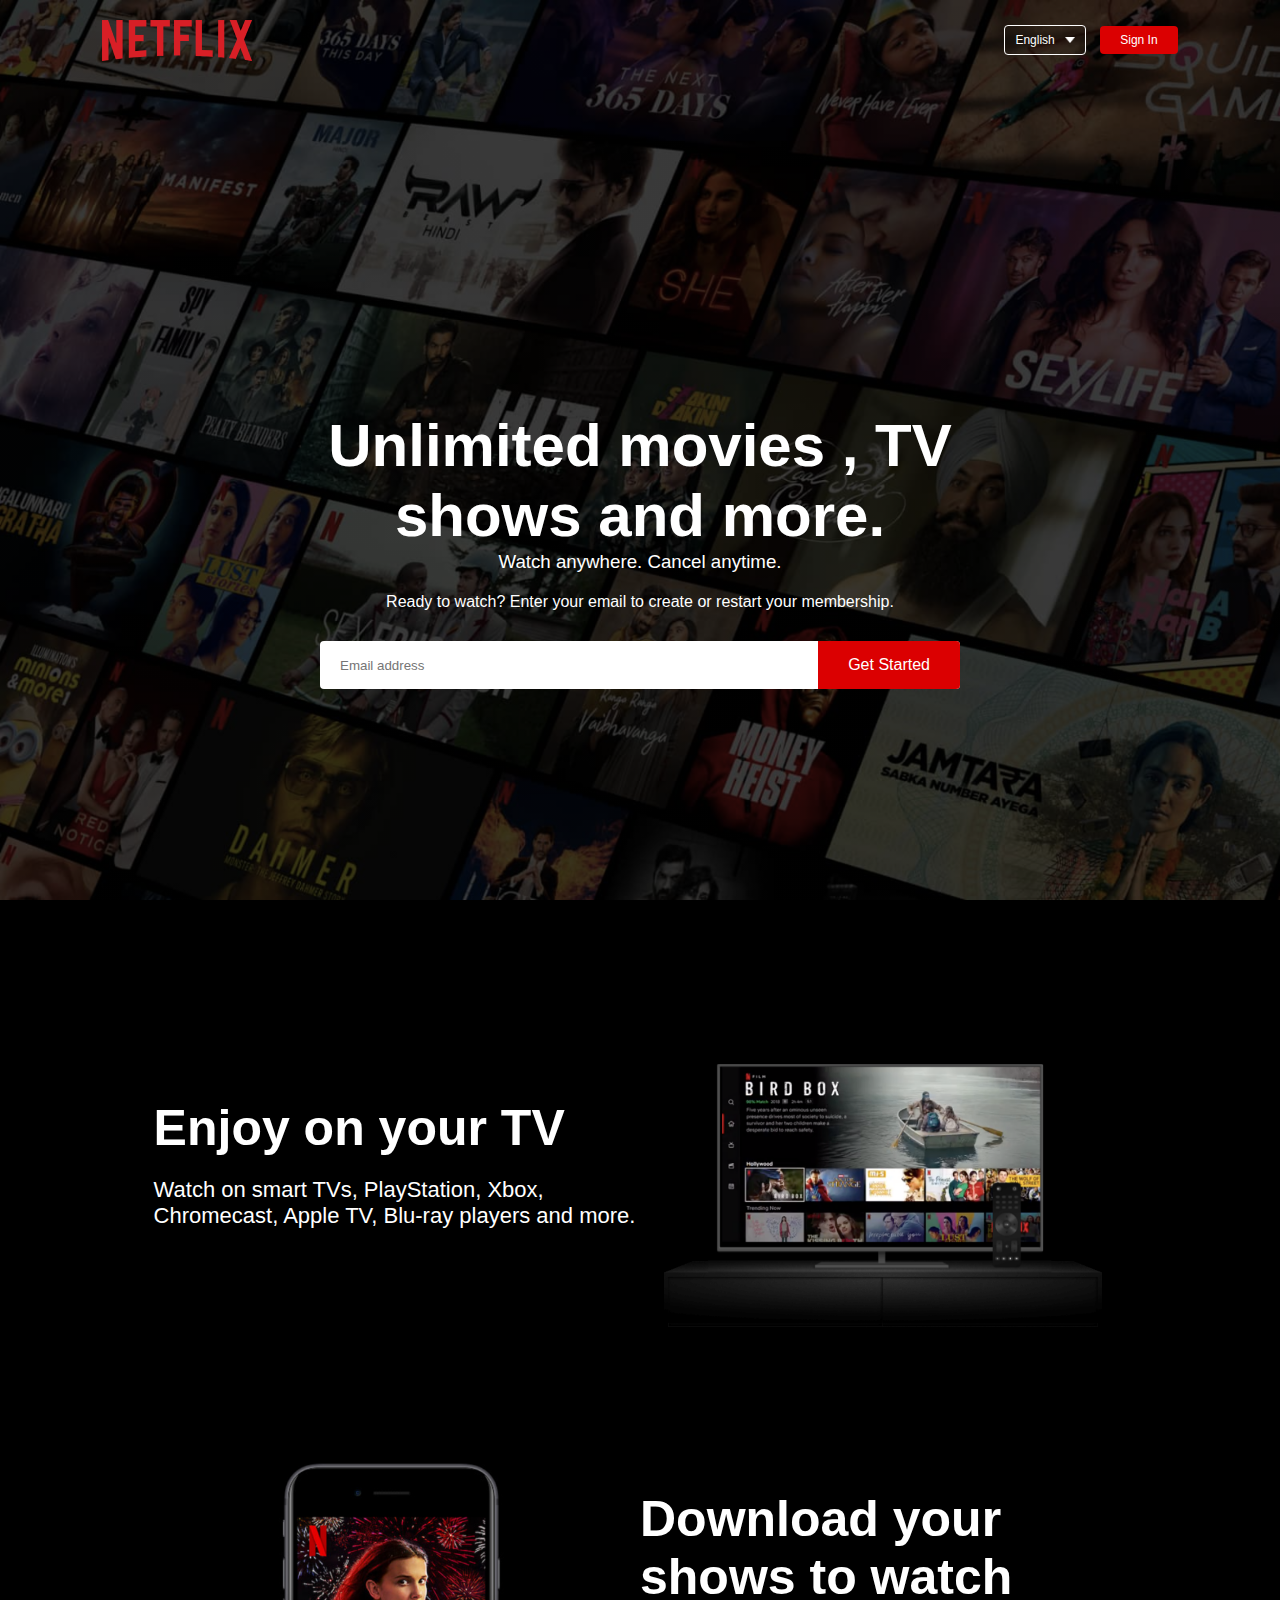
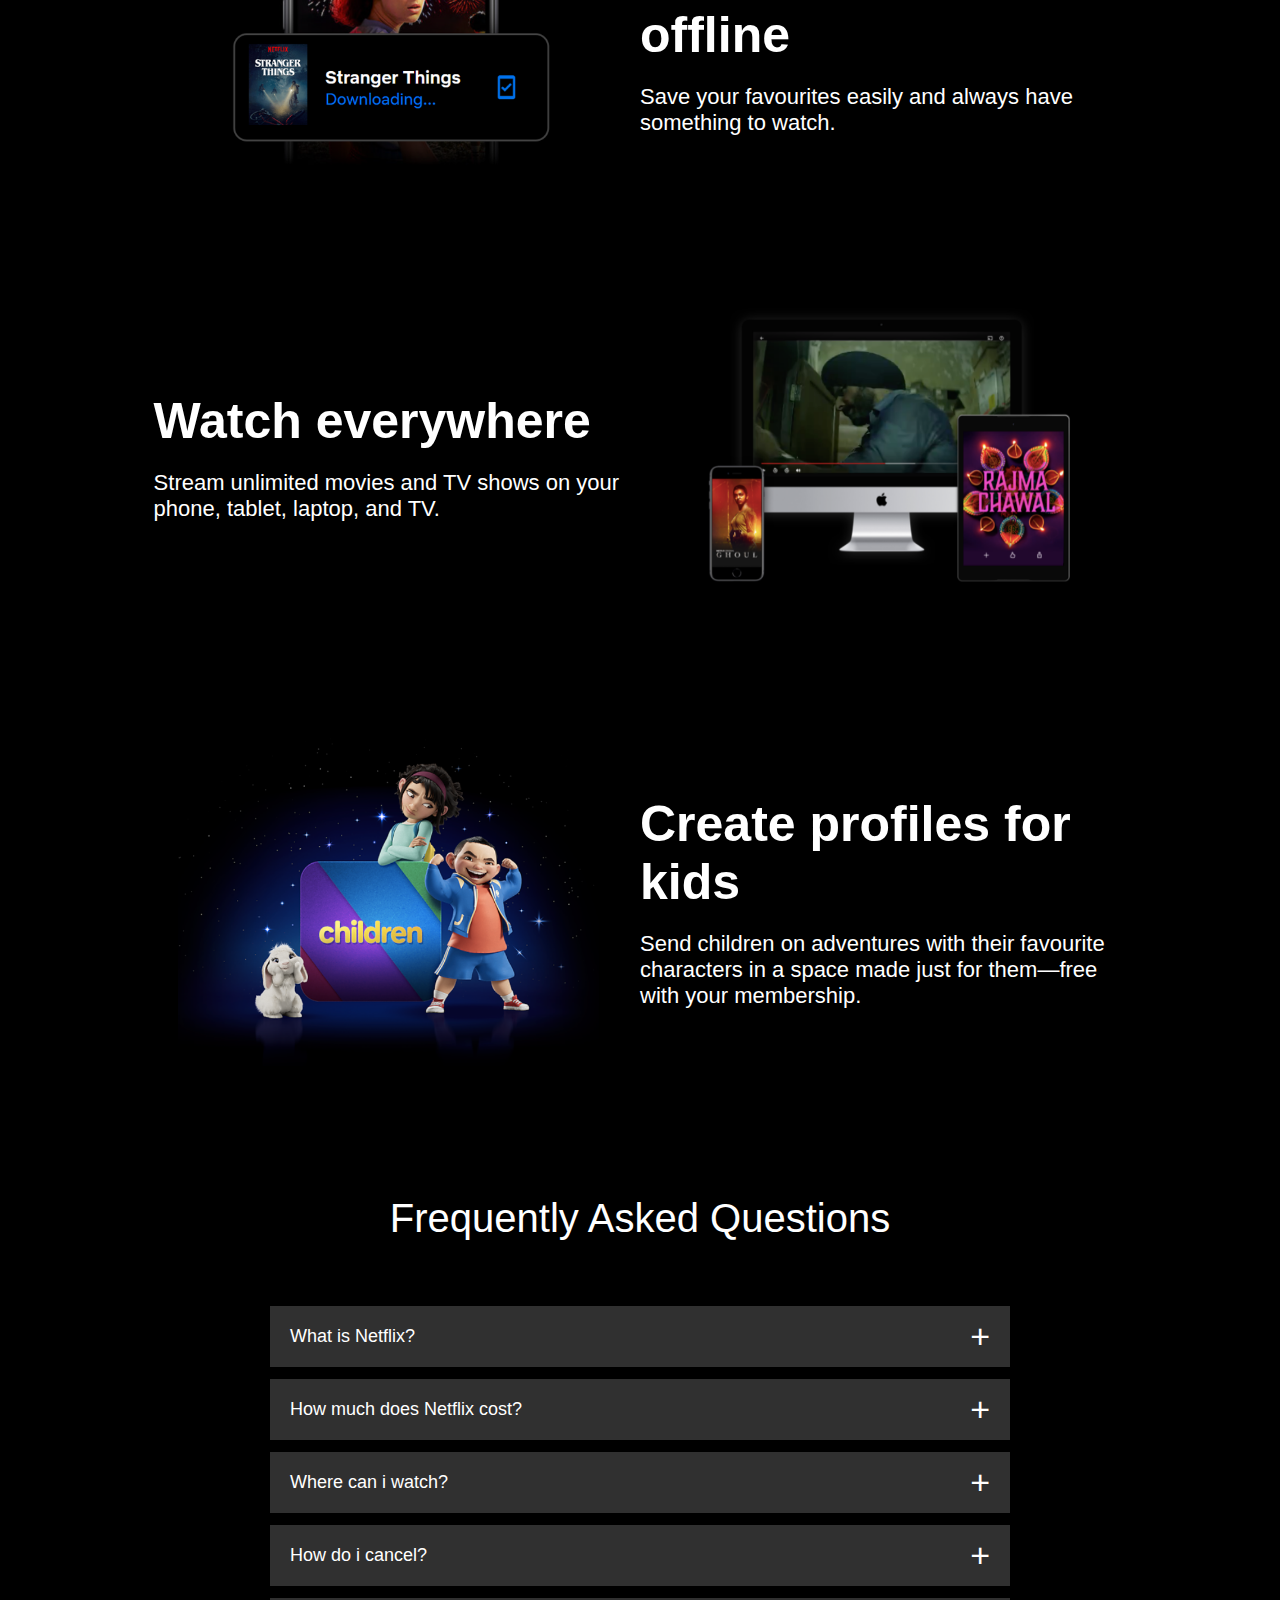
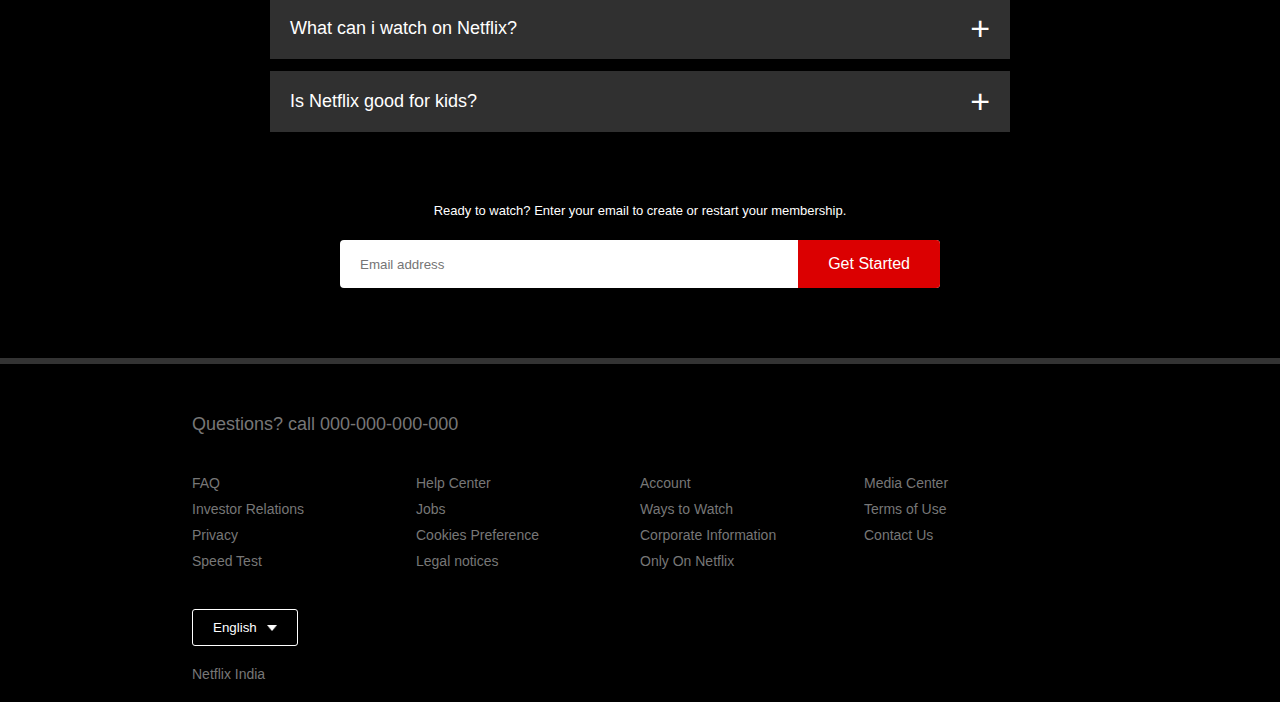
<file: index.html>
<!DOCTYPE html>
<html lang="en">
<head>
    <meta charset="UTF-8">
    <meta name="viewport" content="width=device-width, initial-scale=1.0">
    <title>Netflix Clone Website</title>
    <link rel="stylesheet" href="style.css">
</head>
<body>
    <div class="header">
        <nav>
            <img src="logo.png" class="logo">
            <div>
                <button class="language-btn">English<img src="down-icon.png"></button>
                <button><a href=signin.html style="color: #fff; text-decoration: none;">Sign In</a></button>
                
            </div>
        </nav>
        <div class="header-content">
            <h1>Unlimited movies , TV shows and more.</h1>
            <h3>Watch anywhere. Cancel anytime.</h3>
            <p>Ready to watch? Enter your email to create or restart your membership.</p>
            <form class="email-signup">
                <input type="email" placeholder="Email address" required>
                <button type="submit" ><a href="part.html" style="color: #fff; text-decoration: none;">Get Started</a></button>
            </form>
        </div>
    </div>
    <div class="features">
        <div class="row">
            <div class="text-col">
                <h2>
                    Enjoy on your TV
                </h2>
                <p>Watch on smart TVs, PlayStation, Xbox, Chromecast, Apple TV, Blu-ray players and more.</p>
            </div>
            <div class="img-col">
                <img src="feature-1.png">

            </div>        
        </div>
        <div class="row">
            <div class="img-col">
                <img src="feature-2.png">

            </div>    
            <div class="text-col">
                <h2>
                    Download your shows to watch offline
                </h2>
                <p>Save your favourites easily and always have something to watch.</p>
            </div>
               
        </div>
        <div class="row">
            <div class="text-col">
                <h2>
                    Watch everywhere
                </h2>
                <p>Stream unlimited movies and TV shows on your phone, tablet, laptop, and TV.</p>
            </div>
            <div class="img-col">
                <img src="feature-3.png">

            </div>        
        </div>
        <div class="row">
            <div class="img-col">
                <img src="feature-4.png">

            </div>  
            <div class="text-col">
                <h2>
                    Create profiles for kids
                </h2>
                <p>Send children on adventures with their favourite characters in a space made just for them—free with your membership.</p>
            </div>
                  
        </div>
    </div>
    <div class="faq">
        <h2>Frequently Asked Questions</h2>
        <ul class="accordion">
            <li>
                <input type="radio" name="accordion" id="first">
                <label for="first">What is Netflix?</label>
                <div class="content">
                    <p>Netflix is a streaming service that offers a wide variety of award-winning TV shows, movies, anime, 
                        documentaries and more – on thousands of internet-connected devices.

                        You can watch as much as you want, whenever you want, without a single ad – all for one low 
                        monthly price. There's always something new to discover, and new TV shows and movies are added every week!</p>
                </div>
            </li>
            <li>
                <input type="radio" name="accordion" id="second">
                <label for="second">How much does Netflix cost?</label>
                <div class="content">
                    <p>Watch Netflix on your smartphone, tablet, Smart TV, laptop, or streaming device, all for one 
                        fixed monthly fee. Plans range from ₹149 to ₹649 a month. No extra costs, no contracts.</p>
                </div>
            </li>
            <li>
                <input type="radio" name="accordion" id="third">
                <label for="third">Where can i watch?</label>
                <div class="content">
                    <p>Watch anywhere, anytime. Sign in with your Netflix account to watch instantly on the web at 
                        netflix.com from your personal computer or on any internet-connected device that offers the Netflix app, 
                        including smart TVs, smartphones, tablets, streaming media players and game consoles.

                        You can also download your favourite shows with the iOS or Android app. Use downloads 
                        to watch while you're on the go and without an internet connection. Take Netflix with you anywhere.</p>
                </div>
            </li>
            <li>
                <input type="radio" name="accordion" id="fourth">
                <label for="fourth">How do i cancel?</label>
                <div class="content">
                    <p>Netflix is flexible. There are no annoying contracts and no commitments. You can easily cancel your 
                        account online in two clicks. There are no cancellation fees – start or stop your account anytime.</p>
                </div>
            </li>
            <li>
                <input type="radio" name="accordion" id="fifth">
                <label for="fifth">What can i watch on Netflix?</label>
                <div class="content">
                    <p>Netflix has an extensive library of feature films, documentaries, TV shows, anime, 
                        award-winning Netflix originals, and more. Watch as much as you want, anytime you want.</p>
                </div>
            </li>
            <li>
                <input type="radio" name="accordion" id="sixth">
                <label for="sixth">Is Netflix good for kids?</label>
                <div class="content">
                    <p>The Netflix Kids experience is included in your membership to give parents control 
                        while kids enjoy family-friendly TV shows and films in their own space.

                        Kids profiles come with PIN-protected parental controls that let you restrict the 
                        maturity rating of content kids can watch and block specific titles you don’t want kids to see.</p>
                </div>
            </li>
            
            
        </ul>
        <small>Ready to watch? Enter your email to create or restart your membership.</small>
        <form class="email-signup">
            <input type="email" placeholder="Email address" required>
            <button type="submit" >Get Started</button>
        </form>

    </div>
    <div class="footer">
        <h2>Questions? call 000-000-000-000</h2>
        <div class="row">
            <div class="col">
                <a href="#">FAQ</a>
                <a href="#">Investor Relations</a>
                <a href="#">Privacy</a>
                <a href="#">Speed Test</a>
            </div>
            <div class="col">
                <a href="#">Help Center</a>
                <a href="#">Jobs</a>
                <a href="#">Cookies Preference</a>
                <a href="#">Legal notices</a>
            </div>
            <div class="col">
                <a href="#">Account</a>
                <a href="#">Ways to Watch</a>
                <a href="#">Corporate Information</a>
                <a href="#">Only On Netflix</a>
            </div>
            <div class="col">
                <a href="#">Media Center</a>
                <a href="#">Terms of Use</a>
                <a href="#">Contact Us</a>
            </div>
        </div>
        <button class="language-btn">English<img src="down-icon.png"></button>
        <p class="copyright-txt">Netflix India</p>
    </div>
    
</body>
</html>
</file>
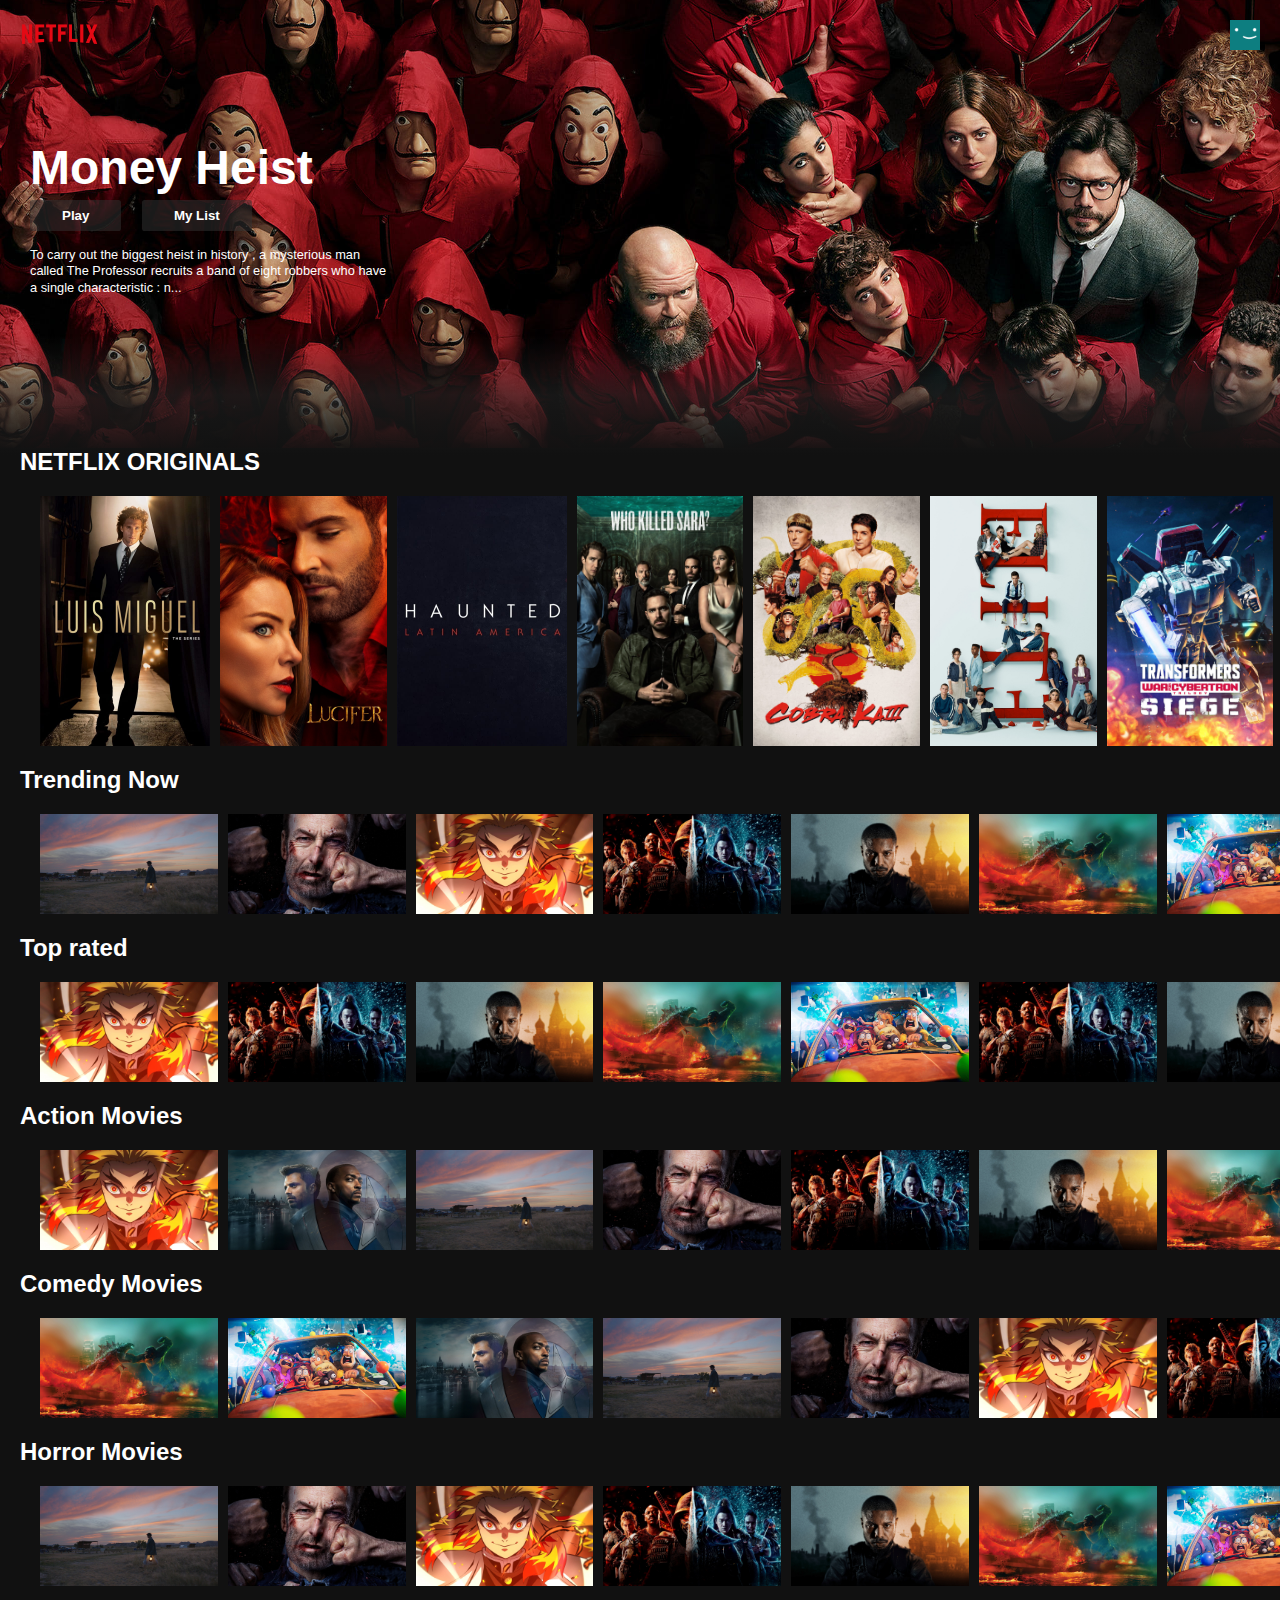
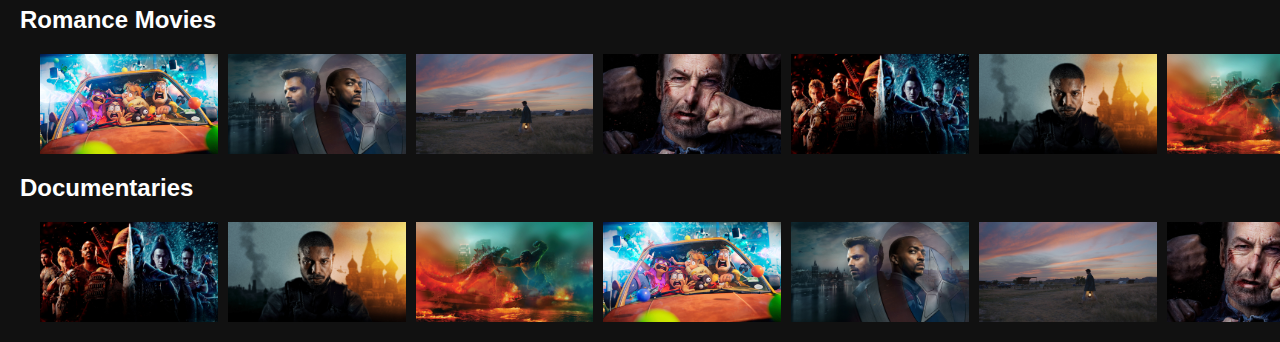
<file: part.html>
<!DOCTYPE html>
<html lang="en">
<head>
    <meta charset="UTF-8">
    <meta name="viewport" content="width=device-width, initial-scale=1.0">
    <title>Movies</title>
    <link rel="stylesheet" href="style2.css">
</head>
<body>
    <div class="nav" id="nav">
        <img src="netflix-logo.png" alt="" class="nav_logo"/>
        <img src="netflix-avatar.png" alt="" class="nav_avatar"/>

    </div>
    <div class="banner">
        <div class="banner_contents">
            <h1 class="banner_title">Money Heist</h1>
            <div class="banner_buttons">
                 <button class="banner_button">Play</button>
                 <button class="banner_button">My List</button>
            </div>
            <div class="banner_discpription">
                To carry out the biggest heist in history , a mysterious man called The Professor recruits a band of eight robbers
                who have a single characteristic : n...
            </div>
        </div>
        <div class="banner--fadeBottom"></div>
    </div>
    <div class="row">
        <h2>NETFLIX ORIGINALS</h2>
        <div class="row_posters">
            <img src="large-movie1.jpg" alt="" class="row_poster rowposterLarge">
            <img src="large-movie2.jpg" alt="" class="row_poster rowposterLarge">
            <img src="large-movie3.jpg" alt="" class="row_poster rowposterLarge">
            <img src="large-movie4.jpg" alt="" class="row_poster rowposterLarge">
            <img src="large-movie5.jpg" alt="" class="row_poster rowposterLarge">
            <img src="large-movie6.jpg" alt="" class="row_poster rowposterLarge">
            <img src="large-movie7.jpg" alt="" class="row_poster rowposterLarge">
            <img src="large-movie8.jpg" alt="" class="row_poster rowposterLarge">
            <img src="large-movie1.jpg" alt="" class="row_poster rowposterLarge">
            <img src="large-movie2.jpg" alt="" class="row_poster rowposterLarge">
            <img src="large-movie3.jpg" alt="" class="row_poster rowposterLarge">
            <img src="large-movie4.jpg" alt="" class="row_poster rowposterLarge">
            <img src="large-movie5.jpg" alt="" class="row_poster rowposterLarge">
            <img src="large-movie6.jpg" alt="" class="row_poster rowposterLarge">
            <img src="large-movie7.jpg" alt="" class="row_poster rowposterLarge">
            <img src="large-movie8.jpg" alt="" class="row_poster rowposterLarge">
        </div>
    </div>
    <div class="row">
        <h2>Trending Now</h2>
        <div class="row_posters">
            
            <img src="small-movie6.jpg" alt="" class="row_poster "/>
            <img src="small-movie7.jpg" alt="" class="row_poster "/>
            <img src="small-movie8.jpg" alt="" class="row_poster "/>
            <img src="small-movie1.jpg" alt="" class="row_poster "/>
            <img src="small-movie2.jpg" alt="" class="row_poster "/>
            <img src="small-movie3.jpg" alt="" class="row_poster "/>
            <img src="small-movie4.jpg" alt="" class="row_poster "/>
            <img src="small-movie5.jpg" alt="" class="row_poster "/>
            <img src="small-movie6.jpg" alt="" class="row_poster "/>
            <img src="small-movie7.jpg" alt="" class="row_poster "/>
            <img src="small-movie1.jpg" alt="" class="row_poster "/>
            <img src="small-movie2.jpg" alt="" class="row_poster "/>
            <img src="small-movie3.jpg" alt="" class="row_poster "/>
            <img src="small-movie4.jpg" alt="" class="row_poster "/>
            <img src="small-movie5.jpg" alt="" class="row_poster "/>
            <img src="small-movie8.jpg" alt="" class="row_poster "/>
            
        </div>
    </div>
    <div class="row">
        <h2>Top rated</h2>
        <div class="row_posters">
            <img src="small-movie8.jpg" alt="" class="row_poster "/>
            <img src="small-movie1.jpg" alt="" class="row_poster "/>
            <img src="small-movie2.jpg" alt="" class="row_poster "/>
            <img src="small-movie3.jpg" alt="" class="row_poster "/>
            <img src="small-movie4.jpg" alt="" class="row_poster "/>
            <img src="small-movie1.jpg" alt="" class="row_poster "/>
            <img src="small-movie2.jpg" alt="" class="row_poster "/>
            <img src="small-movie3.jpg" alt="" class="row_poster "/>
            <img src="small-movie4.jpg" alt="" class="row_poster "/>
            <img src="small-movie5.jpg" alt="" class="row_poster "/>
            <img src="small-movie6.jpg" alt="" class="row_poster "/>
            <img src="small-movie7.jpg" alt="" class="row_poster "/>
            
            <img src="small-movie5.jpg" alt="" class="row_poster "/>
            <img src="small-movie6.jpg" alt="" class="row_poster "/>
            <img src="small-movie7.jpg" alt="" class="row_poster "/>
            <img src="small-movie8.jpg" alt="" class="row_poster "/>
            
        </div>
    </div>
    <div class="row">
        <h2>Action Movies</h2>
        <div class="row_posters">
          
            <img src="small-movie8.jpg" alt="" class="row_poster "/>
            <img src="small-movie5.jpg" alt="" class="row_poster "/>
            <img src="small-movie6.jpg" alt="" class="row_poster "/>
            <img src="small-movie7.jpg" alt="" class="row_poster "/>
            <img src="small-movie1.jpg" alt="" class="row_poster "/>
            <img src="small-movie2.jpg" alt="" class="row_poster "/>
            <img src="small-movie3.jpg" alt="" class="row_poster "/>
            <img src="small-movie4.jpg" alt="" class="row_poster "/>
            <img src="small-movie5.jpg" alt="" class="row_poster "/>
            <img src="small-movie6.jpg" alt="" class="row_poster "/>
            <img src="small-movie7.jpg" alt="" class="row_poster "/>
            <img src="small-movie8.jpg" alt="" class="row_poster "/>
            <img src="small-movie1.jpg" alt="" class="row_poster "/>
            <img src="small-movie2.jpg" alt="" class="row_poster "/>
            <img src="small-movie3.jpg" alt="" class="row_poster "/>
            <img src="small-movie4.jpg" alt="" class="row_poster "/>
           
            
        </div>
    </div>
    <div class="row">
        <h2>Comedy Movies</h2>
        <div class="row_posters">
            <img src="small-movie3.jpg" alt="" class="row_poster "/>
            <img src="small-movie4.jpg" alt="" class="row_poster "/>
            <img src="small-movie5.jpg" alt="" class="row_poster "/>
            <img src="small-movie6.jpg" alt="" class="row_poster "/>
            <img src="small-movie7.jpg" alt="" class="row_poster "/>
            <img src="small-movie8.jpg" alt="" class="row_poster "/>
            <img src="small-movie1.jpg" alt="" class="row_poster "/>
            <img src="small-movie2.jpg" alt="" class="row_poster "/>
            <img src="small-movie3.jpg" alt="" class="row_poster "/>
            <img src="small-movie4.jpg" alt="" class="row_poster "/>
            <img src="small-movie5.jpg" alt="" class="row_poster "/>
            <img src="small-movie6.jpg" alt="" class="row_poster "/>
            <img src="small-movie7.jpg" alt="" class="row_poster "/>
            <img src="small-movie8.jpg" alt="" class="row_poster "/>
            <img src="small-movie1.jpg" alt="" class="row_poster "/>
            <img src="small-movie2.jpg" alt="" class="row_poster "/>
            
            
        </div>
    </div>
    <div class="row">
        <h2>Horror Movies</h2>
        <div class="row_posters">
            <img src="small-movie6.jpg" alt="" class="row_poster "/>
            <img src="small-movie7.jpg" alt="" class="row_poster "/>
            <img src="small-movie8.jpg" alt="" class="row_poster "/>
            <img src="small-movie1.jpg" alt="" class="row_poster "/>
            <img src="small-movie2.jpg" alt="" class="row_poster "/>
            <img src="small-movie3.jpg" alt="" class="row_poster "/>
            <img src="small-movie4.jpg" alt="" class="row_poster "/>
            <img src="small-movie5.jpg" alt="" class="row_poster "/>
            <img src="small-movie1.jpg" alt="" class="row_poster "/>
            <img src="small-movie2.jpg" alt="" class="row_poster "/>
            <img src="small-movie3.jpg" alt="" class="row_poster "/>
            <img src="small-movie4.jpg" alt="" class="row_poster "/>
            <img src="small-movie5.jpg" alt="" class="row_poster "/>
          
            <img src="small-movie6.jpg" alt="" class="row_poster "/>
            <img src="small-movie7.jpg" alt="" class="row_poster "/>
            <img src="small-movie8.jpg" alt="" class="row_poster "/>
            
        </div>
    </div>
    <div class="row">
        <h2>Romance Movies</h2>
        <div class="row_posters">
            <img src="small-movie4.jpg" alt="" class="row_poster "/>
            <img src="small-movie5.jpg" alt="" class="row_poster "/>
            <img src="small-movie6.jpg" alt="" class="row_poster "/>
            <img src="small-movie7.jpg" alt="" class="row_poster "/>
            <img src="small-movie1.jpg" alt="" class="row_poster "/>
            <img src="small-movie2.jpg" alt="" class="row_poster "/>
            <img src="small-movie3.jpg" alt="" class="row_poster "/>
          
            <img src="small-movie8.jpg" alt="" class="row_poster "/>
            <img src="small-movie1.jpg" alt="" class="row_poster "/>
            <img src="small-movie2.jpg" alt="" class="row_poster "/>
            <img src="small-movie3.jpg" alt="" class="row_poster "/>
            <img src="small-movie4.jpg" alt="" class="row_poster "/>
            <img src="small-movie5.jpg" alt="" class="row_poster "/>
            <img src="small-movie6.jpg" alt="" class="row_poster "/>
            <img src="small-movie7.jpg" alt="" class="row_poster "/>
            <img src="small-movie8.jpg" alt="" class="row_poster "/>
            
        </div>
    </div>
    <div class="row">
        <h2>Documentaries</h2>
        <div class="row_posters">
            <img src="small-movie1.jpg" alt="" class="row_poster "/>
            <img src="small-movie2.jpg" alt="" class="row_poster "/>
            <img src="small-movie3.jpg" alt="" class="row_poster "/>
            <img src="small-movie4.jpg" alt="" class="row_poster "/>
            <img src="small-movie5.jpg" alt="" class="row_poster "/>
            <img src="small-movie6.jpg" alt="" class="row_poster "/>
            <img src="small-movie7.jpg" alt="" class="row_poster "/>
            <img src="small-movie8.jpg" alt="" class="row_poster "/>
            <img src="small-movie1.jpg" alt="" class="row_poster "/>
            <img src="small-movie2.jpg" alt="" class="row_poster "/>
            <img src="small-movie3.jpg" alt="" class="row_poster "/>
            <img src="small-movie4.jpg" alt="" class="row_poster "/>
            <img src="small-movie5.jpg" alt="" class="row_poster "/>
            <img src="small-movie6.jpg" alt="" class="row_poster "/>
            <img src="small-movie7.jpg" alt="" class="row_poster "/>
            <img src="small-movie8.jpg" alt="" class="row_poster "/>
            
        </div>
    </div>
    <script>
        const nav=document.getElementById('nav');

        window.addEventListener('scroll', () =>{
            if(window.scrollY >= 100){
                nav.classList.add('nav_black');
            }
            else{
                nav.classList.remove('nav_black');
            }
        })
    </script>
    
    
    
</body>
</html>
</file>
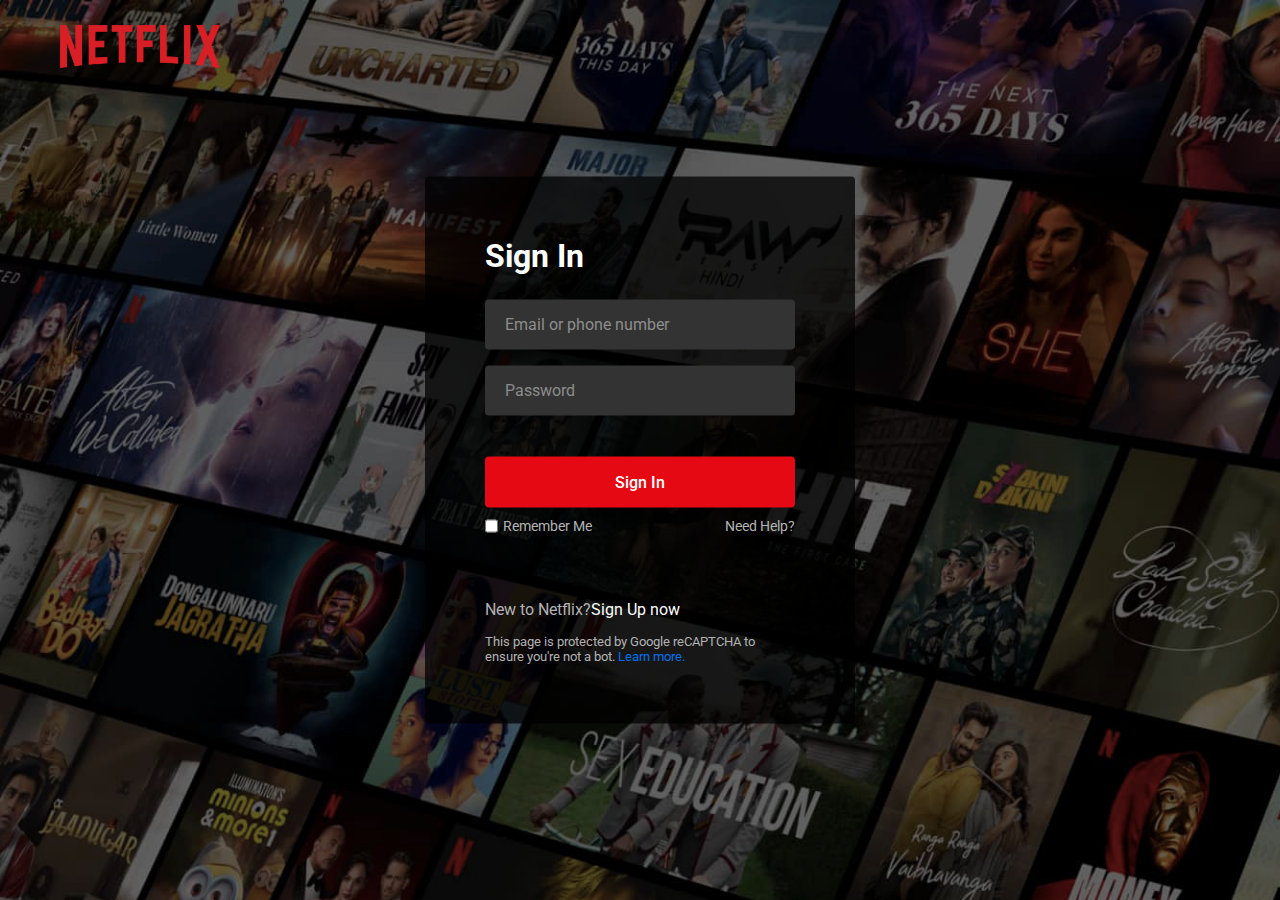
<file: signin.html>
<!DOCTYPE html>
<html lang="en">
<head>
    <meta charset="UTF-8">
    <meta name="viewport" content="width=device-width, initial-scale=1.0">
    <link rel="stylesheet" href="style1.css">
    <title>Document</title>
</head>
<body>
    
        <nav>
            <img src="logo.png" class="logo">
        </nav>
    
        
            <div class="form-wrapper">
                <h2>Sign In</h2>
                <form action="#">
                    <div class="form-control">
                        <input type="text" required>
                        <label>Email or phone number</label>
                    </div>
                    <div class="form-control">
                        <input type="password" required>
                        <label>Password</label>
                    </div>
                    <button type="submit">Sign In</button>
                    <div class="form-help">
                        <div class="remember-me">
                            <input type="checkbox" id="remember-me">
                            <label for="remember-me">Remember Me</label>
                        </div>
                        <a href="#">Need Help?</a>
                    </div>
                </form>
                <p>New to Netflix?<a href="#">Sign Up now</a></p>
                <small>This page is protected by Google reCAPTCHA to ensure you're not a bot. <a href="#">Learn more.</a></small>
            </div>
           
            
                

          
       
   
   
</body>
</html>
</file>
<file: style.css>
*{
    margin: 0;
    padding: 0;
    font-family: 'Poppins',sans-serif;
    box-sizing: border-box;
}
body{
    background: #000;
    color: #fff;
}
.header{
    width:100%;
    height: 100vh;
    background-image: linear-gradient(rgba(0,0,0,0.7),rgba(0,0,0,0.7)),url(header-image.png);
    background-size: cover;
    background-position: center;
    padding: 10px 8%;
    position: relative;
}
nav{
    display: flex;
    align-items: center;
    justify-content: space-between;
    padding: 10px 0;
}
.logo{
    width:150px;
    cursor: pointer;
}
nav button{
    border: 0;
    outline: 0;
    background: #db0001;
    color: #fff;
    padding: 7px 20px;
    font-size: 12px;
    border-radius: 4px;
    margin-left: 10px;
    cursor:pointer;
}
.language-btn{
    display: inline-flex;
    align-items: center;
    background: transparent;
    border: 1px solid #fff;
    padding: 7px 10px;
}
.language-btn img{
width:10px;
margin-left: 10px;
}
.header-content{
    position: absolute;
    top: 50%;
    left: 50%;
    transform: translate(-50%,-50%);
    text-align: center;
    margin-top: 100px;
}
.header-content h1{
    font-size: 60px;
    line-height: 70px;
    font-weight: 600;
    max-width: 650px;
}
.header-content h3{
    font-weight: 400;
    margin-bottom: 20px;
}
.email-signup{
    background: #fff;
    border-radius: 4px;
    display: flex;
    align-items: center;
    margin-top: 30px;
    overflow: hidden;
}
.email-signup input{
    flex:1;
    border: 0;
    outline: 0;
    margin-left: 20px;

}
.email-signup button{
    background: #db0001;
    border: 0;
    outline: 0;
    color: #fff;
    font-size: 16px;
    cursor: pointer;
    padding :15px 30px;
}
.features{
    padding: 50px 12%;
    font-size: 22px;

}
.row{
    display: flex;
    width: 100%;
    align-items: center;
    flex-wrap: wrap;
    padding: 50px 0;
}
.text-col{
    flex-basis: 50%;
    margin-bottom: 20px;

}
.img-col{
    flex-basis: 50%;
    margin-bottom: 20px;

    
}
.img-col img{
    display: block;
    width: 90%;
    margin: auto;

}
.features h2{
    font-size: 50px;
    font-weight: 600;
    margin-bottom: 20px;
}
.faq{
    padding: 10px 12%;
    text-align: center;
    font-size: 18px;

}
.faq h2{
    font-size:40px ;
    font-weight: 500;
}
.accordion{
    margin: 60px auto;
    width: 100%;
    max-width: 750px;

}
.accordion li{
    list-style: none;
    width: 100%;
    padding: 5px;

}
.accordion li label{
    display: flex;
    align-items: center;
    padding: 20px;
    font-size: 18px;
    font-weight: 500;
    background: #303030;
    margin-bottom: 2px;
    cursor: pointer;
    position: relative;
}
label::after{
    content: '+';
    font-size: 34px;
    position: absolute;
    right:20px;
    transition:transform 0.5s;
}
input[type="radio"]{
    display: none;
}
.accordion .content{
    background: #303030;
    text-align: left;
    padding: 0 20px;
    max-height: 0;
    overflow: hidden;
    transition: max-height 0.5s, padding 0.5s;

}
.accordion input[type="radio"]:checked + label + .content{
    max-height: 600px;
    padding: 30px 20px;
}
.accordion input[type="radio"]:checked + label::after{
    transform: rotate(135deg);
}
.faq .email-signup{
    max-width: 600px;
    margin: 20px auto 60px;
}
.faq small{
    font-size: 13px;
}
.footer{
    padding: 50px 15% 10px;
    border-top: 6px solid #333;
    color: #777;
}
.footer h2{
    font-size: 18px;
    font-weight: 400;
    margin-bottom: 30px;
}
.footer .col{
    flex-basis: 25%;
    flex-grow: 1;
    margin-bottom: 20px;

}
.footer .col a{
    display: block;
    text-decoration: none;
    color: #777;
    font-size: 14px;
    margin-bottom: 10px;
}
.footer .row{
    align-items: flex-start;
    padding: 10px 0;
}
.footer .language-btn{
    color: #fff;
    padding: 10px 20px;
    border-radius: 3px;
}
.copyright-txt{
    font-size: 14px;
    margin-top: 20px;
    margin-bottom: 10px;
}

@media only screen and (max-width: 600px){
    .logo{
        width:100px;
    }
    nav button{
        padding:5px 10px;
    }
    nav .language-btn{
        padding: 4px 8px;
    }
    .header-content{
        position: unset;
        transform: none;
        padding-top: 100px;
    }
    .header-content h1{
        font-size: 30px;
    }
    .email-signup button{
        font-size: 12px;
        padding: 10px 15px;
    }
    .text-col, .img-col{
        flex-basis: 100%;
    }
    .features h2{
        font-size: 30px;
    }
    .features p{
        font-size: 15px;
    }
    .row:nth-child(2),.row:nth-child(4){
        flex-direction: column-reverse;
    }
    .features .row{
        padding: 10px 0;
    }
    .faq h2{
        font-size: 20px;
    }
    .accordion .content{
        font-size: 14px;
    }
    .accordion li label{
        padding: 10px;
        font-size: 14px;
    }
    label::after{
        font-size: 22px;
    }
   




}
</file>
<file: style2.css>
*{
    margin: 0;
    box-sizing: border-box;
}
body{
    font-family: Arial, Helvetica, sans-serif;
    background-color: #111;

}
.row_poster{
    width: 100%;
    object-fit: contain;
    max-height: 100px;
    margin-right: 10px;
    transition: transform 450ms;
}
.row_posters{
    display: flex;
    overflow-y: hidden;
    overflow-x: scroll;
    padding: 20px;
}
.row_poster:hover{
    transform: scale(1.08);
}
.row_posters::-webkit-scrollbar{
    display: none;
}
.rowposterLarge{
    max-height: 250px;
}
.rowposterLarge:hover{
    transform: scale(1.09);
}
.row{
    color: white;
    margin-left: 20px;
}
.banner{
    background-image: url('banner.jpg');
    background-size: cover;
    background-position: center center;
    color: white;
    height: 448px;
    object-fit: contain;

}
.banner_contents{
    margin-left: 30px;
    padding-top: 140px;
    height: 190px;
}
.banner_title{
    font-weight: 800;
    padding-bottom: 0.3rem;
    font-size: 3rem;
}
.banner_discpription{
    width: 45rem;
    line-height: 1.3;
    padding-top: 1rem;
    font-size: 0.8rem;
    max-width: 360px;
    height: 180px;
}
.banner_button{
    cursor: pointer;
    color: white;
    outline: none;
    border: none;
    font-weight: 700;
    border-radius: 0.2vw;
    padding-left: 2rem;
    padding-right: 2rem;
    margin-right:1rem ;
    padding-top: 0.5rem;
    padding-bottom: 0.5rem;
    background-color: rgba(51,51,51,0.5);
}
.banner_button:hover{
    color: #000;
    background-color: #e6e6e6;
    transition: all 0.2s;
}
.banner--fadeBottom{
    margin-top: 145px;
    height: 7.5rem;
    background-image: linear-gradient(180deg,transparent,rgba(37,37,37,0.61),#111);
}
.nav_logo{
    width:80px;
    object-fit: contain;
}
.nav_avatar{
    width:30px;
    object-fit: contain;
}
.nav{
    position: fixed;
    top:0;
    width:100%;
    display: flex;
    justify-content: space-between;
    padding: 20px;
    z-index: 1;
    transition-timing-function: ease-in;
    transition: all 0.5s;
}
.nav_black{
    background-color: #111;
}
</file>
<file: style1.css>
@import url("https://fonts.googleapis.com/css2?family=Roboto:wght@400;500;600;700&display=swap");
*{
    margin:0;
    padding:0;
    box-sizing: border-box;
    font-family: 'Roboto', sans-serif;
}
body{
    background: #000;

}
body::before{
    content:"";
    position: absolute;
    left:0;
    top: 0;
    width:100%;
    height: 100%;
    opacity: 0.5;
    background-position: center;
    background: url("header-image.png");
}
nav{
    position: fixed;
    z-index: 1;
    padding: 25px 60px;
}
nav img{
    width:160px;
}
.form-wrapper{
    position: absolute;
    left: 50%;
    top: 50%;
    width:430px;
    padding: 60px;
    border-radius: 4px;
    background: rgba(0,0,0,0.75);
    transform: translate(-50%,-50%);
}
.form-wrapper h2{
    color: #fff;
    font-size: 2rem;
}
.form-wrapper form{
    margin :25px 0 65px;
}
form .form-control{
    position: relative;
    height: 50px;
    margin-bottom: 16px;
}
.form-control input{
    height: 100%;
    width:100%;
    background: #333;
    outline: none;
    border: none;
    border-radius:4px;
    font-size: 1rem;
    color: #fff;
    padding: 0 20px;
}
.form-control label{
    position: absolute;
    left: 20px;
    top:50%;
    color: #8c8c8c;
    transform: translateY(-50%);
    pointer-events: none;
    font-size: 1rem;
    transition: all 0.1s ease;
}
.form-control  input:is(:focus, :valid) ~ label{
    font-size: 0.75rem;
    transform: translateY(-130%);
    
    

}
.form-control  input:is(:focus, :valid){
    padding: 16px 20px 0;
    background: #444;
}
form button{
    width: 100%;
    padding: 16px 0;
    font-size: 1rem;
    border:  none;
    outline: none;
    color: #fff;
    cursor: pointer;
    font-weight: 500;
    border-radius: 4px;
    background: #e50914;
    margin: 25px 0 10px;
}
form button:hover{
    background: #c40812;

}
form .form-help{
    display: flex;
    justify-content: space-between;
}
form .remember-me{
    display: flex;
}
form .remember-me input{
    margin-right: 5px;
    accent-color: #b3b3b3;
}
form .form-help :where(label ,a){
    font-size: 0.9rem;
}
.form-wrapper :where(label, p, small ,a){
    color: #b3b3b3;

}
.form-wrapper p a{
    color: #fff;
}
.form-wrapper small{
    display: block;
    margin-top: 15px;
}
.form-wrapper small a{
    color: #0071eb;
}
.form-wrapper a{
    text-decoration: none ;
}
.form-wrapper a:hover{
    text-decoration: underline;
}
@media (max-width: 740px){
    /* body::before{
        display: none;
    } */
    nav, .form-wrapper{
        padding: 20px;

    }
    nav a img{
        width: 140px;
    }
    .form-wrapper{
        top:43%;
        width: 100%;
    }
    .form-wrapper form{
        margin: 25px 0 40px;
    }
}
</file>
